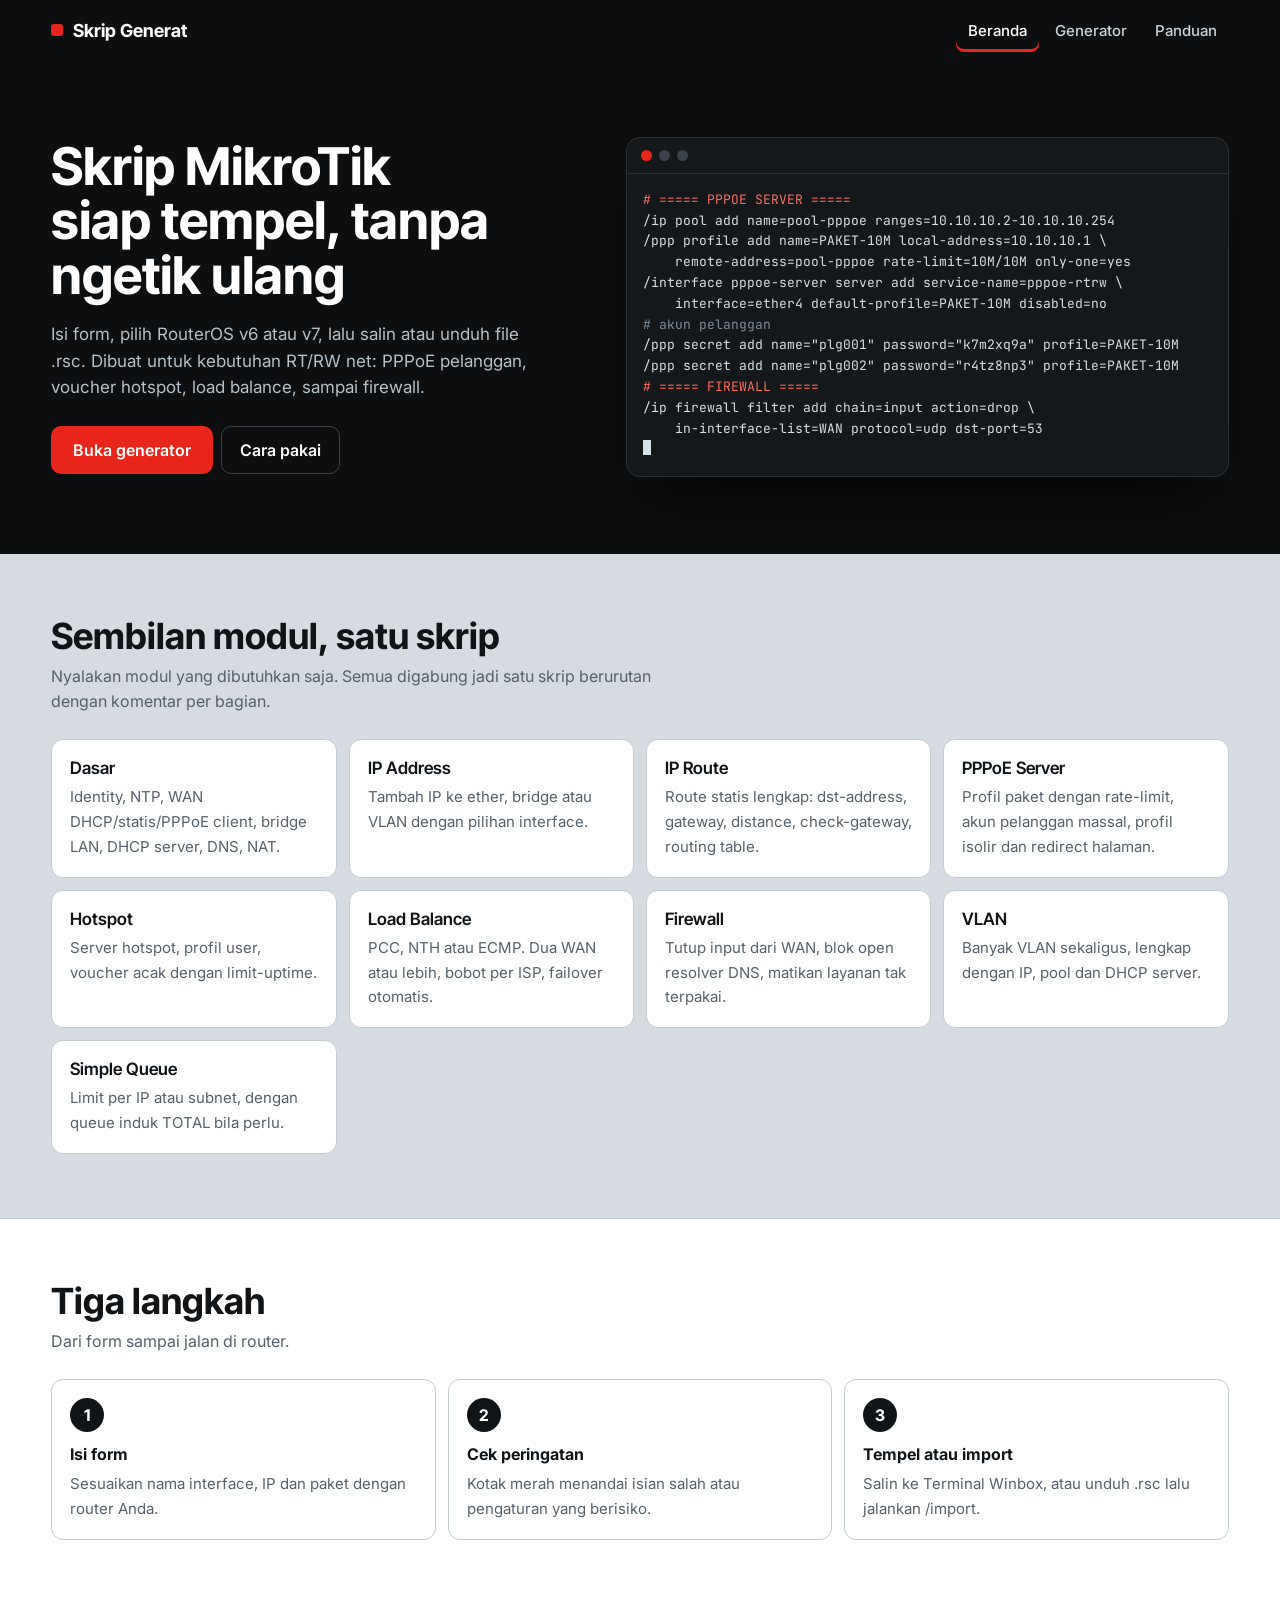
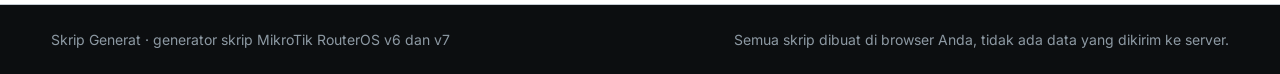
<file: index.html>
<!DOCTYPE html>
<html lang="id">
<head>
<meta charset="utf-8">
<meta name="viewport" content="width=device-width,initial-scale=1">
<title>Skrip Generat — Generator MikroTik</title>
<meta name="description" content="Generator skrip MikroTik untuk RT/RW net: PPPoE, hotspot voucher, load balance PCC, firewall, VLAN.">
<link rel="icon" href="data:image/svg+xml,%3Csvg xmlns='http://www.w3.org/2000/svg' viewBox='0 0 16 16'%3E%3Crect width='16' height='16' rx='3' fill='%23e8251a'/%3E%3C/svg%3E">
<link rel="preconnect" href="https://fonts.googleapis.com">
<link href="https://fonts.googleapis.com/css2?family=Inter+Tight:wght@600;700&family=Inter:wght@400;500;600&family=JetBrains+Mono:wght@400;500&display=swap" rel="stylesheet">
<link rel="stylesheet" href="assets/base.css?v=13">
<link rel="stylesheet" href="assets/site.css?v=13">
</head>
<body>
<header class="nav"><div class="in"><a class="brand" href="index.html"><i></i>Skrip Generat</a><nav class="links"><a href="index.html" aria-current="page">Beranda</a><a href="generator.html">Generator</a><a href="panduan.html">Panduan</a></nav></div></header>
<section class="hero"><div class="wrap">
  <div>
    <h1>Skrip MikroTik siap tempel, tanpa ngetik ulang</h1>
    <p>Isi form, pilih RouterOS v6 atau v7, lalu salin atau unduh file .rsc. Dibuat untuk kebutuhan RT/RW net: PPPoE pelanggan, voucher hotspot, load balance, sampai firewall.</p>
    <a class="cta" href="generator.html">Buka generator</a><a class="ghost" href="panduan.html">Cara pakai</a>
  </div>
  <div class="term" aria-hidden="true"><div class="bar"><i></i><i></i><i></i></div>
<pre><span class="k"># ===== PPPOE SERVER =====</span>
/ip pool add name=pool-pppoe ranges=10.10.10.2-10.10.10.254
/ppp profile add name=PAKET-10M local-address=10.10.10.1 \
    remote-address=pool-pppoe rate-limit=10M/10M only-one=yes
/interface pppoe-server server add service-name=pppoe-rtrw \
    interface=ether4 default-profile=PAKET-10M disabled=no
<span class="c"># akun pelanggan</span>
/ppp secret add name="plg001" password="k7m2xq9a" profile=PAKET-10M
/ppp secret add name="plg002" password="r4tz8np3" profile=PAKET-10M
<span class="k"># ===== FIREWALL =====</span>
/ip firewall filter add chain=input action=drop \
    in-interface-list=WAN protocol=udp dst-port=53
<span class="cur"></span></pre></div>
</div></section>
<section class="sec"><div class="wrap">
  <h2>Sembilan modul, satu skrip</h2>
  <p class="lead">Nyalakan modul yang dibutuhkan saja. Semua digabung jadi satu skrip berurutan dengan komentar per bagian.</p>
  <div class="mods">
    <div class="mod"><b>Dasar</b><span>Identity, NTP, WAN DHCP/statis/PPPoE client, bridge LAN, DHCP server, DNS, NAT.</span></div>
    <div class="mod"><b>IP Address</b><span>Tambah IP ke ether, bridge atau VLAN dengan pilihan interface.</span></div>
    <div class="mod"><b>IP Route</b><span>Route statis lengkap: dst-address, gateway, distance, check-gateway, routing table.</span></div>
    <div class="mod"><b>PPPoE Server</b><span>Profil paket dengan rate-limit, akun pelanggan massal, profil isolir dan redirect halaman.</span></div>
    <div class="mod"><b>Hotspot</b><span>Server hotspot, profil user, voucher acak dengan limit-uptime.</span></div>
    <div class="mod"><b>Load Balance</b><span>PCC, NTH atau ECMP. Dua WAN atau lebih, bobot per ISP, failover otomatis.</span></div>
    <div class="mod"><b>Firewall</b><span>Tutup input dari WAN, blok open resolver DNS, matikan layanan tak terpakai.</span></div>
    <div class="mod"><b>VLAN</b><span>Banyak VLAN sekaligus, lengkap dengan IP, pool dan DHCP server.</span></div>
    <div class="mod"><b>Simple Queue</b><span>Limit per IP atau subnet, dengan queue induk TOTAL bila perlu.</span></div>
  </div>
</div></section>
<section class="sec alt"><div class="wrap">
  <h2>Tiga langkah</h2>
  <p class="lead">Dari form sampai jalan di router.</p>
  <div class="steps">
    <div class="step"><b>Isi form</b><span>Sesuaikan nama interface, IP dan paket dengan router Anda.</span></div>
    <div class="step"><b>Cek peringatan</b><span>Kotak merah menandai isian salah atau pengaturan yang berisiko.</span></div>
    <div class="step"><b>Tempel atau import</b><span>Salin ke Terminal Winbox, atau unduh .rsc lalu jalankan /import.</span></div>
  </div>
</div></section>
<footer class="foot"><div class="in"><span>Skrip Generat · generator skrip MikroTik RouterOS v6 dan v7</span><span>Semua skrip dibuat di browser Anda, tidak ada data yang dikirim ke server.</span></div></footer>
</body>
</html>
</file>
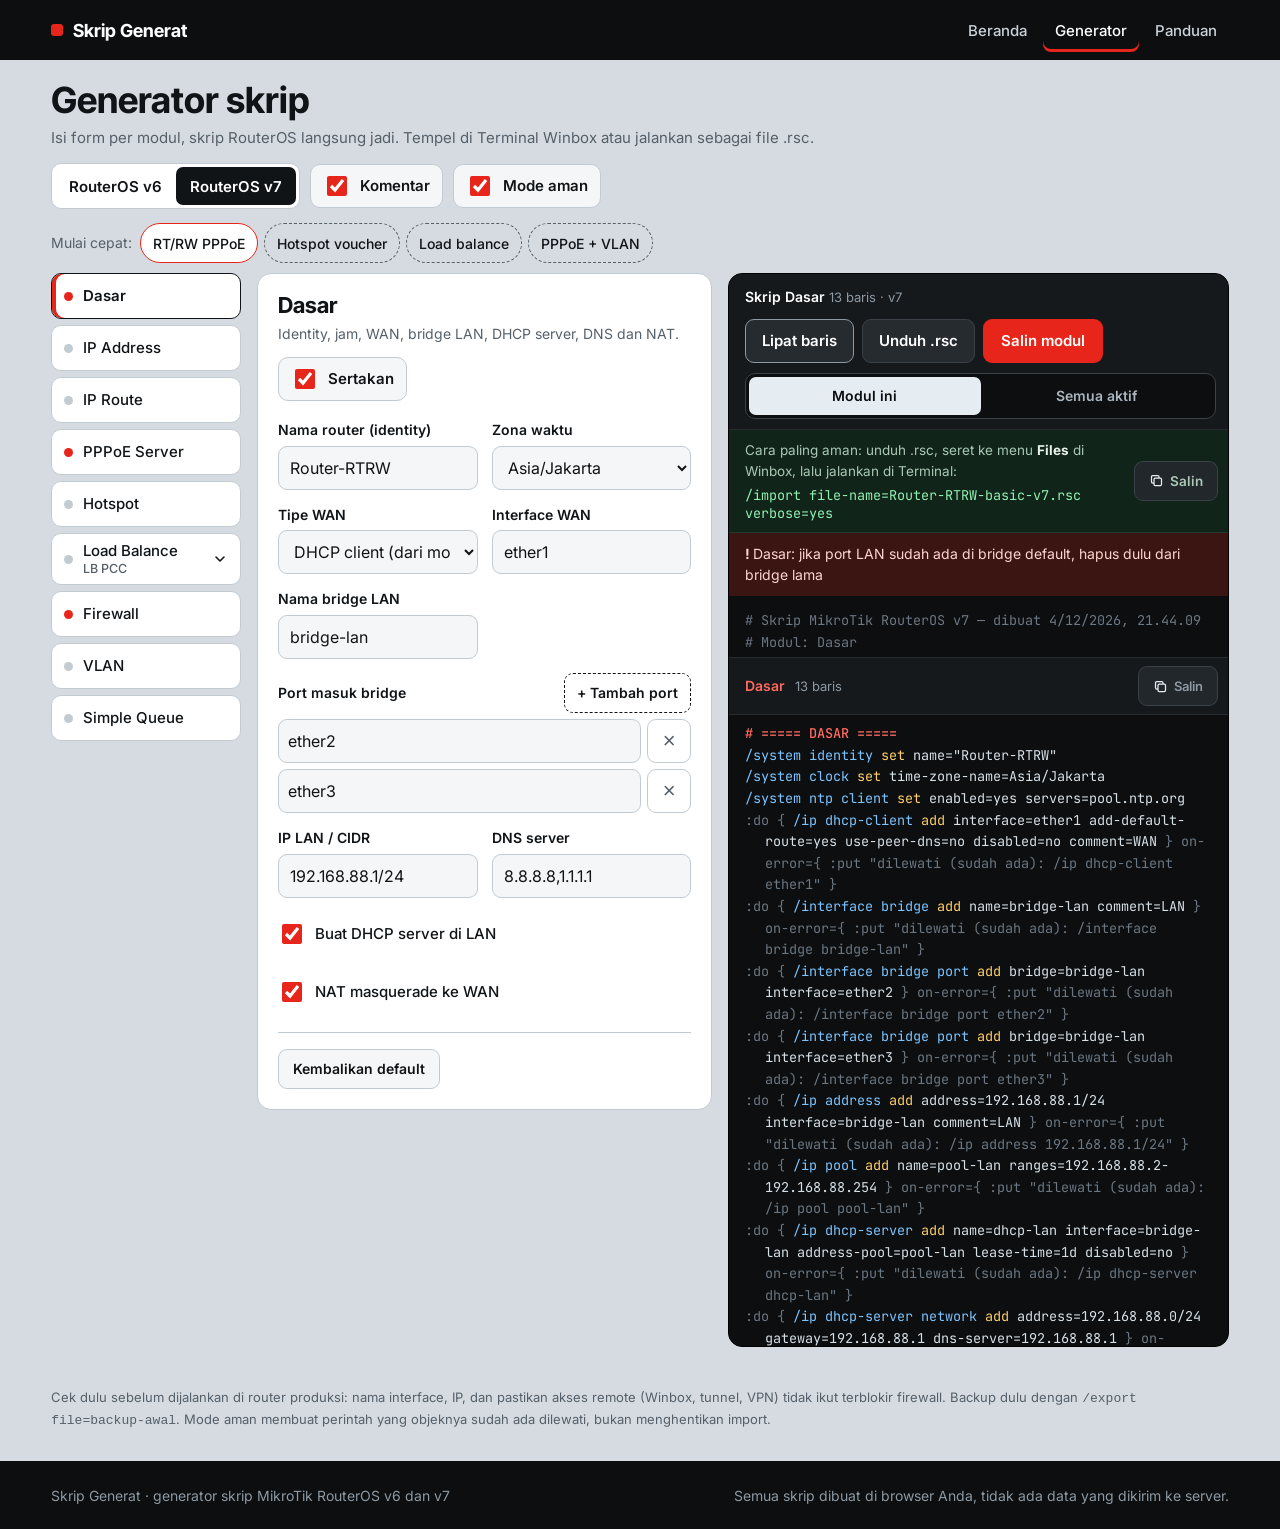
<file: generator.html>
<!DOCTYPE html>
<html lang="id">
<head>
<meta charset="utf-8">
<meta name="viewport" content="width=device-width,initial-scale=1">
<title>Generator Skrip MikroTik</title>
<meta name="description" content="Buat skrip RouterOS untuk PPPoE, hotspot, load balance, firewall, VLAN dan queue.">
<link rel="icon" href="data:image/svg+xml,%3Csvg xmlns='http://www.w3.org/2000/svg' viewBox='0 0 16 16'%3E%3Crect width='16' height='16' rx='3' fill='%23e8251a'/%3E%3C/svg%3E">
<link rel="preconnect" href="https://fonts.googleapis.com">
<link href="https://fonts.googleapis.com/css2?family=Inter+Tight:wght@600;700&family=Inter:wght@400;500;600&family=JetBrains+Mono:wght@400;500&display=swap" rel="stylesheet">
<link rel="stylesheet" href="assets/base.css?v=13">
<link rel="stylesheet" href="assets/site.css?v=13">
</head>
<body>
<header class="nav"><div class="in"><a class="brand" href="index.html"><i></i>Skrip Generat</a><nav class="links"><a href="index.html">Beranda</a><a href="generator.html" aria-current="page">Generator</a><a href="panduan.html">Panduan</a></nav></div></header>

<header class="top">
  <div><h1>Generator skrip</h1><p>Isi form per modul, skrip RouterOS langsung jadi. Tempel di Terminal Winbox atau jalankan sebagai file .rsc.</p></div>
  <div class="glob">
    <div class="seg" role="group" aria-label="Versi RouterOS"><button data-ros="6">RouterOS v6</button><button data-ros="7">RouterOS v7</button></div>
    <label class="chk sw"><input type="checkbox" id="cmt"> Komentar</label>
    <label class="chk sw" title="Perintah add dibungkus :do on-error supaya /import tidak berhenti jika objek sudah ada"><input type="checkbox" id="safe"> Mode aman</label>
  </div>
</header>
<div class="presets" id="presets"><span>Mulai cepat:</span><button data-p="pppoe">RT/RW PPPoE</button><button data-p="hotspot">Hotspot voucher</button><button data-p="lb">Load balance</button><button data-p="vlan">PPPoE + VLAN</button></div>
<main>
  <button class="mbar" id="menuBtn" aria-expanded="false" aria-controls="drawer"><svg width="22" height="22" viewBox="0 0 24 24" aria-hidden="true"><path d="M3 6h18M3 12h18M3 18h18" stroke="currentColor" stroke-width="2.2" stroke-linecap="round"/></svg><span>Modul</span><b id="curMod"></b><small id="onCount"></small></button>
  <aside class="drawer" id="drawer" aria-label="Daftar modul">
    <div class="dhead"><b>Pilih modul</b><button class="x" id="closeBtn" aria-label="Tutup menu">&times;</button></div>
    <nav class="tabs" id="tabs" role="tablist" aria-orientation="vertical" aria-label="Modul"></nav>
  </aside>
  <div class="scrim" id="scrim" hidden></div>
  <section class="card" id="form"></section>
  <section class="out" id="hasil" aria-label="Hasil skrip">
    <div class="obar"><div><b id="otitle">Skrip</b> <span id="meta"></span></div><div class="vseg" id="vseg" role="group" aria-label="Tampilan skrip"><button data-v="mod">Modul ini</button><button data-v="all">Semua aktif</button></div><div class="acts"><button class="btn2" id="wrap" aria-pressed="true">Lipat baris</button><button class="btn2" id="dl">Unduh .rsc</button><button class="copy" id="copy">Salin semua</button></div></div>
    <div class="imp"><div><span>Cara paling aman: unduh .rsc, seret ke menu <b>Files</b> di Winbox, lalu jalankan di Terminal:</span><code id="impcmd"></code></div><button class="cp" id="impcp" aria-label="Salin perintah import"><svg width="15" height="15" viewBox="0 0 24 24" aria-hidden="true"><rect x="8" y="8" width="12" height="12" rx="2" fill="none" stroke="currentColor" stroke-width="2"/><path d="M16 8V6a2 2 0 0 0-2-2H6a2 2 0 0 0-2 2v8a2 2 0 0 0 2 2h2" fill="none" stroke="currentColor" stroke-width="2"/></svg><span>Salin</span></button></div>
    <ul class="warn" id="warn"></ul>
    <div class="code" id="pre"></div>
  </section>
</main>
<a class="fab" id="fab" href="#hasil" hidden>Lihat skrip&nbsp;·&nbsp;<span id="fabn"></span></a>
<p class="note">Cek dulu sebelum dijalankan di router produksi: nama interface, IP, dan pastikan akses remote (Winbox, tunnel, VPN) tidak ikut terblokir firewall. Backup dulu dengan <code>/export file=backup-awal</code>. Mode aman membuat perintah yang objeknya sudah ada dilewati, bukan menghentikan import.</p>
<footer class="foot"><div class="in"><span>Skrip Generat · generator skrip MikroTik RouterOS v6 dan v7</span><span>Semua skrip dibuat di browser Anda, tidak ada data yang dikirim ke server.</span></div></footer>
<script src="assets/app.js?v=13"></script>
</body>
</html>
</file>
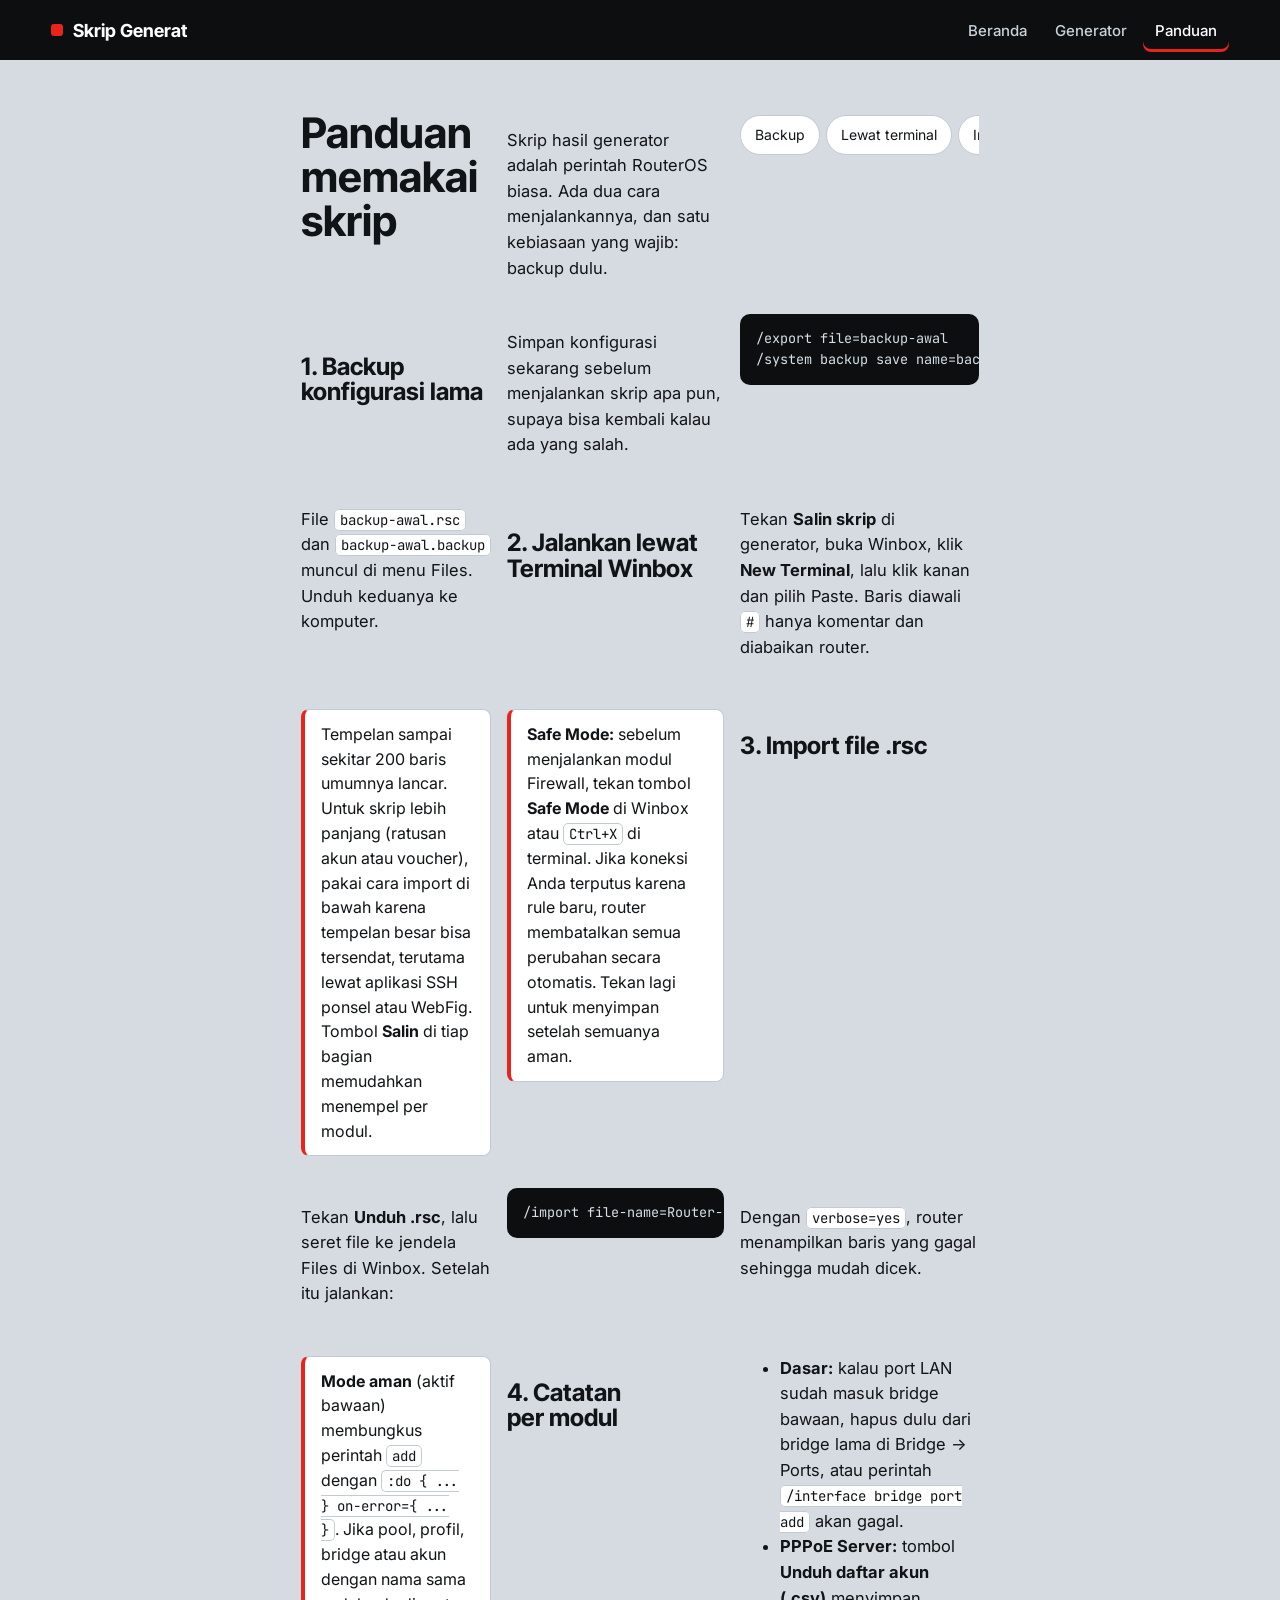
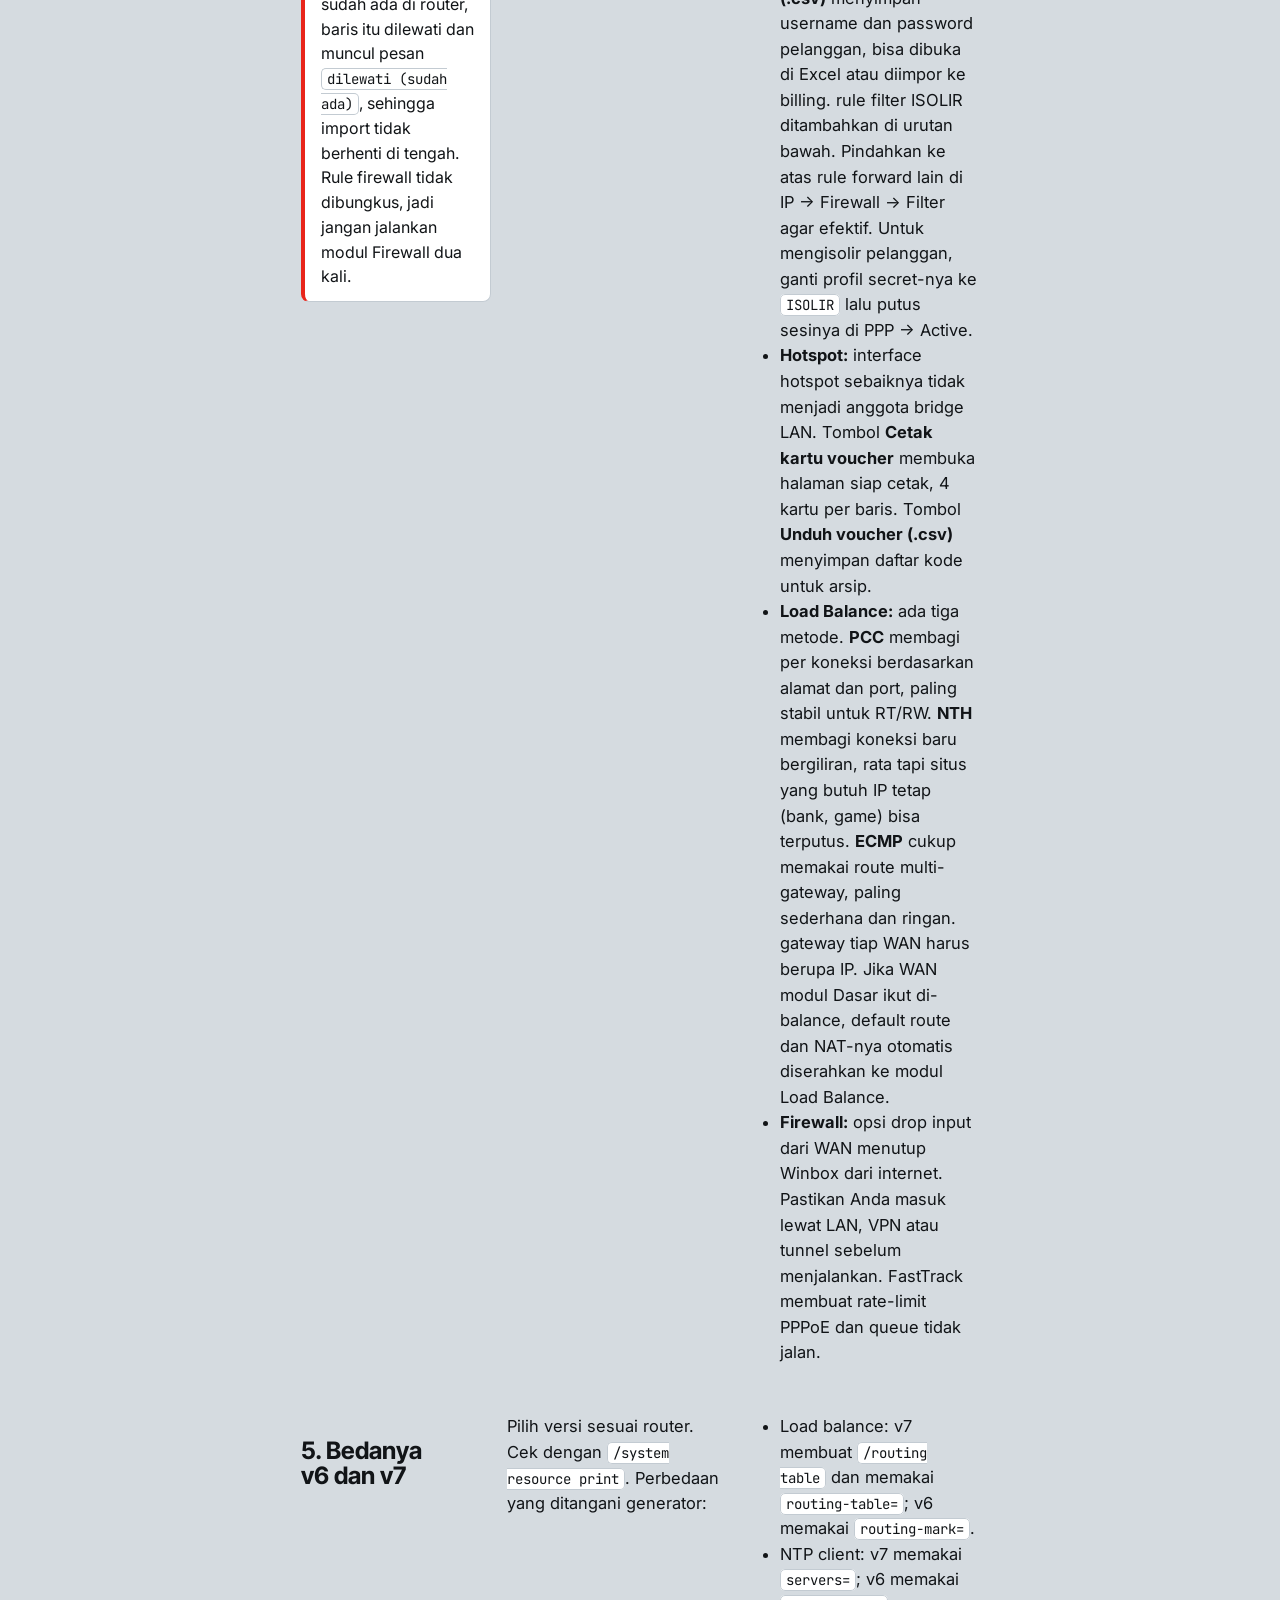
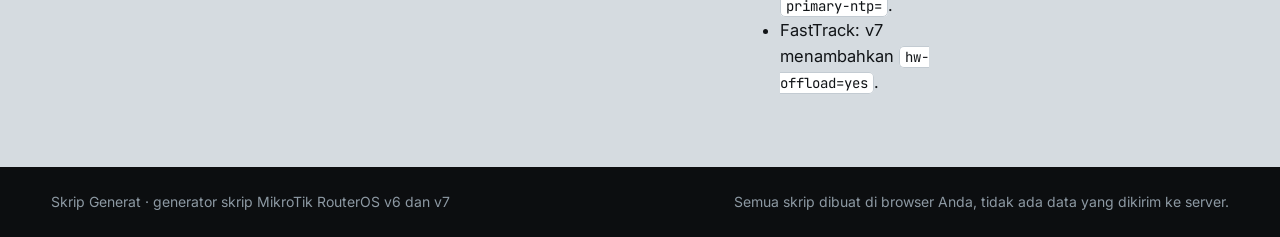
<file: panduan.html>
<!DOCTYPE html>
<html lang="id">
<head>
<meta charset="utf-8">
<meta name="viewport" content="width=device-width,initial-scale=1">
<title>Panduan — Skrip Generat</title>
<meta name="description" content="Cara menjalankan skrip MikroTik hasil generator: terminal, import .rsc, dan catatan per modul.">
<link rel="icon" href="data:image/svg+xml,%3Csvg xmlns='http://www.w3.org/2000/svg' viewBox='0 0 16 16'%3E%3Crect width='16' height='16' rx='3' fill='%23e8251a'/%3E%3C/svg%3E">
<link rel="preconnect" href="https://fonts.googleapis.com">
<link href="https://fonts.googleapis.com/css2?family=Inter+Tight:wght@600;700&family=Inter:wght@400;500;600&family=JetBrains+Mono:wght@400;500&display=swap" rel="stylesheet">
<link rel="stylesheet" href="assets/base.css?v=13">
<link rel="stylesheet" href="assets/site.css?v=13">
</head>
<body>
<header class="nav"><div class="in"><a class="brand" href="index.html"><i></i>Skrip Generat</a><nav class="links"><a href="index.html">Beranda</a><a href="generator.html">Generator</a><a href="panduan.html" aria-current="page">Panduan</a></nav></div></header>
<main class="doc">
<h1>Panduan memakai skrip</h1>
<p>Skrip hasil generator adalah perintah RouterOS biasa. Ada dua cara menjalankannya, dan satu kebiasaan yang wajib: backup dulu.</p>
<nav class="toc" aria-label="Isi panduan"><a href="#backup">Backup</a><a href="#terminal">Lewat terminal</a><a href="#import">Import .rsc</a><a href="#modul">Catatan modul</a><a href="#versi">v6 dan v7</a></nav>

<h2 id="backup">1. Backup konfigurasi lama</h2>
<p>Simpan konfigurasi sekarang sebelum menjalankan skrip apa pun, supaya bisa kembali kalau ada yang salah.</p>
<pre><code>/export file=backup-awal
/system backup save name=backup-awal</code></pre>
<p>File <code>backup-awal.rsc</code> dan <code>backup-awal.backup</code> muncul di menu Files. Unduh keduanya ke komputer.</p>

<h2 id="terminal">2. Jalankan lewat Terminal Winbox</h2>
<p>Tekan <b>Salin skrip</b> di generator, buka Winbox, klik <b>New Terminal</b>, lalu klik kanan dan pilih Paste. Baris diawali <code>#</code> hanya komentar dan diabaikan router.</p>
<div class="box">Tempelan sampai sekitar 200 baris umumnya lancar. Untuk skrip lebih panjang (ratusan akun atau voucher), pakai cara import di bawah karena tempelan besar bisa tersendat, terutama lewat aplikasi SSH ponsel atau WebFig. Tombol <b>Salin</b> di tiap bagian memudahkan menempel per modul.</div>
<div class="box"><b>Safe Mode:</b> sebelum menjalankan modul Firewall, tekan tombol <b>Safe Mode</b> di Winbox atau <code>Ctrl+X</code> di terminal. Jika koneksi Anda terputus karena rule baru, router membatalkan semua perubahan secara otomatis. Tekan lagi untuk menyimpan setelah semuanya aman.</div>

<h2 id="import">3. Import file .rsc</h2>
<p>Tekan <b>Unduh .rsc</b>, lalu seret file ke jendela Files di Winbox. Setelah itu jalankan:</p>
<pre><code>/import file-name=Router-RTRW-v7.rsc verbose=yes</code></pre>
<p>Dengan <code>verbose=yes</code>, router menampilkan baris yang gagal sehingga mudah dicek.</p>
<div class="box"><b>Mode aman</b> (aktif bawaan) membungkus perintah <code>add</code> dengan <code>:do { ... } on-error={ ... }</code>. Jika pool, profil, bridge atau akun dengan nama sama sudah ada di router, baris itu dilewati dan muncul pesan <code>dilewati (sudah ada)</code>, sehingga import tidak berhenti di tengah. Rule firewall tidak dibungkus, jadi jangan jalankan modul Firewall dua kali.</div>

<h2 id="modul">4. Catatan per modul</h2>
<ul>
<li><b>Dasar:</b> kalau port LAN sudah masuk bridge bawaan, hapus dulu dari bridge lama di Bridge → Ports, atau perintah <code>/interface bridge port add</code> akan gagal.</li>
<li><b>PPPoE Server:</b> tombol <b>Unduh daftar akun (.csv)</b> menyimpan username dan password pelanggan, bisa dibuka di Excel atau diimpor ke billing. rule filter ISOLIR ditambahkan di urutan bawah. Pindahkan ke atas rule forward lain di IP → Firewall → Filter agar efektif. Untuk mengisolir pelanggan, ganti profil secret-nya ke <code>ISOLIR</code> lalu putus sesinya di PPP → Active.</li>
<li><b>Hotspot:</b> interface hotspot sebaiknya tidak menjadi anggota bridge LAN. Tombol <b>Cetak kartu voucher</b> membuka halaman siap cetak, 4 kartu per baris. Tombol <b>Unduh voucher (.csv)</b> menyimpan daftar kode untuk arsip.</li>
<li><b>Load Balance:</b> ada tiga metode. <b>PCC</b> membagi per koneksi berdasarkan alamat dan port, paling stabil untuk RT/RW. <b>NTH</b> membagi koneksi baru bergiliran, rata tapi situs yang butuh IP tetap (bank, game) bisa terputus. <b>ECMP</b> cukup memakai route multi-gateway, paling sederhana dan ringan.  gateway tiap WAN harus berupa IP. Jika WAN modul Dasar ikut di-balance, default route dan NAT-nya otomatis diserahkan ke modul Load Balance.</li>
<li><b>Firewall:</b> opsi drop input dari WAN menutup Winbox dari internet. Pastikan Anda masuk lewat LAN, VPN atau tunnel sebelum menjalankan. FastTrack membuat rate-limit PPPoE dan queue tidak jalan.</li>
</ul>

<h2 id="versi">5. Bedanya v6 dan v7</h2>
<p>Pilih versi sesuai router. Cek dengan <code>/system resource print</code>. Perbedaan yang ditangani generator:</p>
<ul>
<li>Load balance: v7 membuat <code>/routing table</code> dan memakai <code>routing-table=</code>; v6 memakai <code>routing-mark=</code>.</li>
<li>NTP client: v7 memakai <code>servers=</code>; v6 memakai <code>primary-ntp=</code>.</li>
<li>FastTrack: v7 menambahkan <code>hw-offload=yes</code>.</li>
</ul>
</main>
<footer class="foot"><div class="in"><span>Skrip Generat · generator skrip MikroTik RouterOS v6 dan v7</span><span>Semua skrip dibuat di browser Anda, tidak ada data yang dikirim ke server.</span></div></footer>
</body>
</html>
</file>
<file: assets/base.css>
/* VOICE: alat kerja teknisi, tegas dan rapi
   IDEA: panel kontrol router — modul di kiri, terminal skrip di kanan
   PICTURE: terminal gelap berisi skrip RouterOS yang hidup mengikuti form
   COLOUR and TYPE: panel baja, hitam, putih, merah alarm; Inter Tight + Inter + JetBrains Mono
   LAYOUT: tab modul berjajar, form | terminal sticky; ponsel: tab, form, terminal */
:root{color-scheme:light dark;--bg:light-dark(#d5dbe0,#16191c);--panel:light-dark(#fff,#1f2327);--ink:light-dark(#111417,#eef1f3);--mut:light-dark(#56606a,#9aa5ae);--line:light-dark(#c3cbd2,#2f353b);--red:#e8251a;--term:#0c0e10;--tink:#d6e0e7;--field:light-dark(#f4f6f8,#171a1d)}
:root[data-theme=light]{color-scheme:light}:root[data-theme=dark]{color-scheme:dark}
*{box-sizing:border-box;min-width:0}
body{margin:0;background:var(--bg);color:var(--ink);font:16px/1.55 Inter,system-ui,sans-serif;overflow-x:clip}
h1,h2{font-family:"Inter Tight",Inter,sans-serif;line-height:1.05;margin:0;text-wrap:balance}
h1{font-size:clamp(26px,4vw,36px)}h2{font-size:22px}
.top{padding:22px max(4vw,16px) 14px;display:flex;flex-wrap:wrap;gap:14px 28px;align-items:end;justify-content:space-between;max-width:1400px;margin:auto}
.top p{margin:6px 0 0;color:var(--mut);font-size:15px}
.glob{display:flex;flex-wrap:wrap;gap:10px;align-items:center}
.seg{display:inline-flex;background:var(--panel);border:1px solid var(--line);border-radius:10px;padding:3px}
.seg button{border:0;background:none;color:var(--ink);font:600 15px Inter;padding:0 14px;min-height:38px;border-radius:7px;cursor:pointer}
.seg button[aria-pressed=true]{background:var(--ink);color:var(--panel)}
.drawer{position:sticky;top:12px}.dhead,.mbar,.scrim{display:none}
.tabs{display:flex;flex-direction:column;gap:6px}
.tabs button{display:flex;gap:10px;align-items:center;width:100%;text-align:left;border:1px solid var(--line);background:var(--panel);color:var(--ink);font:500 15px/1.25 Inter;padding:8px 12px;min-height:46px;border-radius:10px;cursor:pointer}
.tabs button:hover{border-color:var(--mut)}
.tabs button[aria-selected=true]{border-color:var(--ink);box-shadow:inset 4px 0 0 var(--red);font-weight:600}
.dot{flex:none;width:9px;height:9px;border-radius:50%;background:var(--line)}.dot.on{background:var(--red)}
main{display:grid;grid-template-columns:190px minmax(0,1fr) minmax(0,1.1fr);gap:16px;padding:0 max(4vw,16px) 40px;max-width:1400px;margin:auto;align-items:start}
.card{background:var(--panel);border:1px solid var(--line);border-radius:14px;padding:20px}
.mhead{display:flex;gap:12px;justify-content:space-between;align-items:start;flex-wrap:wrap}
.mhead p{margin:6px 0 0;color:var(--mut);font-size:14px;max-width:60ch}
.grid{display:grid;grid-template-columns:repeat(2,minmax(0,1fr));gap:14px;margin-top:18px}
.f{display:flex;flex-direction:column;gap:5px}.f.w{grid-column:1/-1}
label,.lab{font-size:14px;font-weight:600}
.hint{font-size:13px;color:var(--mut)}
input[type=text],input[type=number],select,textarea{font:16px Inter;color:var(--ink);background:var(--field);border:1px solid var(--line);border-radius:9px;padding:9px 11px;min-height:44px;width:100%}
textarea{font:14px/1.5 "JetBrains Mono",monospace;min-height:96px;resize:vertical}
input:focus-visible,select:focus-visible,textarea:focus-visible,button:focus-visible{outline:2px solid var(--red);outline-offset:2px}
.chk{display:flex;gap:10px;align-items:center;min-height:44px;cursor:pointer;font-size:15px;font-weight:500}
.chk input{width:20px;height:20px;accent-color:var(--red)}
.sw{font-weight:600;border:1px solid var(--line);border-radius:10px;padding:0 12px;background:var(--field)}
.btn{border:1px solid var(--line);background:var(--field);color:var(--ink);font:600 14px Inter;min-height:40px;padding:0 14px;border-radius:9px;cursor:pointer}
.out{position:sticky;top:12px;background:var(--term);color:var(--tink);border-radius:14px;overflow:hidden;border:1px solid #000}
.obar{display:flex;gap:10px;align-items:center;justify-content:space-between;padding:10px 12px 10px 16px;background:#16191c;border-bottom:1px solid #262b30;flex-wrap:wrap}
.obar b{font:600 14px Inter;color:#fff}.obar span{font-size:13px;color:#8d99a3}
.copy{background:var(--red);color:#fff;border:0;font:600 15px Inter;min-height:44px;padding:0 18px;border-radius:9px;cursor:pointer}
pre{margin:0;padding:16px;font:13.5px/1.6 "JetBrains Mono",monospace;max-height:calc(100vh - 150px);overflow:auto;white-space:pre}
pre .c{color:#6b7782}pre .h{color:#ff6a5f;font-weight:500}pre .p{color:#7cc4ff}pre .v{color:#ffcf6b}
.warn{margin:0;padding:10px 16px;background:#3a1512;color:#ffd5d1;font-size:14px;list-style:none}
.warn:empty{display:none}.warn li::before{content:"! ";font-weight:700}
.presets{display:flex;gap:6px;align-items:center;overflow-x:auto;padding:0 max(4vw,16px) 10px;max-width:1400px;margin:auto}
.presets span{flex:none;font-size:14px;color:var(--mut);margin-right:2px}
.presets button{flex:none;border:1px dashed var(--mut);background:none;color:var(--ink);font:500 14px Inter;min-height:40px;padding:0 12px;border-radius:999px;cursor:pointer}
.presets button[aria-pressed=true]{border-style:solid;border-color:var(--red);background:var(--panel)}
.tools{display:flex;flex-wrap:wrap;gap:8px;margin-top:18px;padding-top:16px;border-top:1px solid var(--line)}
.fab{display:none}
@media(max-width:900px){.fab:not([hidden]){display:flex;position:fixed;right:16px;bottom:calc(16px + env(safe-area-inset-bottom));z-index:5;align-items:center;min-height:48px;padding:0 18px;border-radius:999px;background:var(--red);color:#fff;font:600 15px Inter;text-decoration:none;box-shadow:0 10px 24px -8px #000a}.out{scroll-margin-top:8px}}
.note{font-size:13px;color:var(--mut);padding:0 max(4vw,16px) 30px;max-width:1400px;margin:auto}
@media(max-width:1100px){main{grid-template-columns:170px minmax(0,1fr)}.out{grid-column:1/-1;position:static}pre{max-height:70vh}}
@media(max-width:900px){
main{grid-template-columns:minmax(0,1fr);gap:12px}
.mbar{display:flex;align-items:center;gap:10px;position:sticky;top:8px;z-index:6;width:100%;min-height:52px;padding:0 14px;border:1px solid var(--ink);border-radius:12px;background:var(--ink);color:var(--panel);font:500 15px Inter;cursor:pointer;text-align:left;box-shadow:0 8px 20px -12px #000a}
.mbar span{opacity:.7}.mbar b{font-weight:700;flex:1}.mbar small{font-size:13px;opacity:.75;white-space:nowrap}
.drawer{position:fixed;inset:0 auto 0 0;z-index:30;width:min(290px,84vw);background:var(--bg);padding:14px 12px calc(14px + env(safe-area-inset-bottom));overflow-y:auto;transform:translateX(-105%);transition:transform .25s ease;box-shadow:12px 0 32px -12px #000a;visibility:hidden}
.drawer.open{transform:none;visibility:visible}
.dhead{display:flex;align-items:center;justify-content:space-between;margin:0 2px 12px;font:700 18px "Inter Tight",Inter}
.x{width:44px;height:44px;border:1px solid var(--line);border-radius:10px;background:var(--panel);color:var(--ink);font-size:26px;line-height:1;cursor:pointer}
.tabs button{min-height:50px;font-size:16px}
.scrim:not([hidden]){display:block;position:fixed;inset:0;z-index:25;background:#0008}
}
@media(max-width:600px){main{padding-inline:12px}.presets{padding-inline:12px}}
@media(prefers-reduced-motion:reduce){.drawer{transition:none}}
@media(max-width:600px){.grid{grid-template-columns:minmax(0,1fr)}.card{padding:16px}}
@media(max-width:600px){.top{padding-top:16px}.top p{display:none}.glob .sw{padding:0 10px;font-size:14px}}
#form{scroll-margin-top:72px}
.code{max-height:calc(100vh - 150px);overflow:auto}
.code pre{max-height:none;overflow:visible;padding:8px 16px 16px}
.code pre.info{padding-top:14px;padding-bottom:4px}
.ln{display:block;min-height:1.6em}
.code.wrap pre{white-space:pre-wrap}.code.wrap .ln{padding-left:2.5ch;text-indent:-2.5ch;overflow-wrap:anywhere}
.code:not(.wrap) .blk pre{overflow-x:auto}
.sh{position:sticky;top:0;z-index:1;display:flex;justify-content:space-between;align-items:center;gap:10px;padding:8px 10px 8px 16px;background:#16191c;border-block:1px solid #262b30}
.sh div{display:flex;gap:10px;align-items:baseline;flex-wrap:wrap}
.sh b{color:#ff6a5f;font:600 14px Inter}.sh span{color:#8d99a3;font-size:13px}
.cp{flex:none;display:inline-flex;gap:6px;align-items:center;min-height:40px;padding:0 14px;border-radius:9px;border:1px solid #3a4148;background:#22272c;color:#e6edf2;font:600 14px Inter;cursor:pointer}
.cp:hover{border-color:#5a646d}.cp.ok{background:#1d6b38;border-color:#2e9a55}
#wrap[aria-pressed=true]{border-color:#8d99a3}
@media(max-width:1100px){.code{max-height:75vh}}
.out{overflow:clip}
@media(max-width:900px){.code{max-height:none;overflow:visible}.sh{top:68px}.code:not(.wrap) .blk pre{overflow-x:auto}}
@media(max-width:600px){.obar .acts{width:100%;display:grid;grid-template-columns:1fr 1fr 1.25fr}.obar .acts button{padding:0 8px;font-size:14px}}
.imp{display:flex;gap:12px;align-items:center;justify-content:space-between;padding:10px 10px 10px 16px;background:#11241a;border-bottom:1px solid #1f3a2a}
.imp span{display:block;font-size:13.5px;color:#a9c9b5}.imp b{color:#e6f2ea}
.imp code{display:block;margin-top:4px;font:13.5px "JetBrains Mono",monospace;color:#8ff0b0;overflow-wrap:anywhere}
.tabs .tn{flex:1;display:flex;flex-direction:column}
.tabs .tn small{font-size:12.5px;font-weight:500;color:var(--mut)}
.chev{flex:none;transition:transform .2s}.tabs [aria-expanded=true] .chev{transform:rotate(180deg)}
.sub{display:flex;flex-direction:column;gap:5px;margin:-2px 0 4px 20px;padding-left:12px;border-left:2px solid var(--line)}
.sub[hidden]{display:none}
.sub button{text-align:left;border:1px solid var(--line);background:var(--field);color:var(--ink);font:500 15px Inter;min-height:44px;padding:0 12px;border-radius:9px;cursor:pointer}
.sub button[aria-pressed=true]{border-color:var(--red);background:var(--panel);font-weight:600;box-shadow:inset 3px 0 0 var(--red)}
.lh{display:flex;align-items:center;justify-content:space-between;gap:10px;flex-wrap:wrap}
.lab{font-size:14px;font-weight:600}
.addb{border:1px dashed var(--ink);background:none;color:var(--ink);font:600 14px Inter;min-height:40px;padding:0 12px;border-radius:9px;cursor:pointer}
.addb:hover{background:var(--field);border-style:solid}
.rhead,.rrow{display:grid;gap:6px;align-items:center}
.rhead span{font-size:12.5px;color:var(--mut);font-weight:500}
.rrow input,.lrow input{padding:9px 9px}
.lrow{display:grid;grid-template-columns:minmax(0,1fr) 44px;gap:6px}
.del{width:44px;height:44px;border:1px solid var(--line);background:var(--panel);color:var(--mut);font-size:22px;line-height:1;border-radius:9px;cursor:pointer}
.del:hover{color:var(--red);border-color:var(--red)}
.rf,.lf{gap:6px}
.vseg{display:inline-flex;background:#0c0e10;border:1px solid #3a4148;border-radius:10px;padding:3px;order:3;width:100%}
.vseg button{flex:1;border:0;background:none;color:#aab5be;font:600 14px Inter;min-height:38px;padding:0 12px;border-radius:7px;cursor:pointer}
.vseg button[aria-pressed=true]{background:#e6edf2;color:#0c0e10}
.obar{row-gap:10px}
.cf{gap:10px}
.card2{border:1px solid var(--line);border-radius:12px;padding:10px 12px 12px;background:var(--field)}
.ch{display:flex;align-items:center;justify-content:space-between;margin-bottom:6px}
.ch b{font:600 15px "Inter Tight",Inter}
.ch .del{width:40px;height:40px}
.cg{display:grid;grid-template-columns:repeat(2,minmax(0,1fr));gap:10px}
.cfld{display:flex;flex-direction:column;gap:4px}.cfld.w{grid-column:1/-1}
.cfld label{font-size:13px;font-weight:600;color:var(--mut)}
.cfld input,.cfld select{background:var(--panel);padding:9px 10px}
</file>
<file: assets/site.css>
/* Bagian bersama: navigasi, footer, halaman depan, panduan */
.nav{background:#0c0e10;color:#fff}
.nav .in{max-width:1400px;margin:auto;padding:0 max(4vw,16px);display:flex;align-items:center;justify-content:space-between;gap:12px;min-height:60px;flex-wrap:wrap;padding-block:8px}
.brand{display:flex;align-items:center;gap:10px;color:#fff;text-decoration:none;font:700 18px "Inter Tight",Inter,sans-serif}
.brand i{width:12px;height:12px;border-radius:3px;background:var(--red);display:block}
.links{display:flex;gap:4px;flex-wrap:wrap}
.links a{color:#c9d2d9;text-decoration:none;font:500 15px Inter;padding:0 12px;min-height:44px;display:flex;align-items:center;border-radius:8px}
.links a:hover{color:#fff;background:#1c2024}.links a[aria-current=page]{color:#fff;box-shadow:inset 0 -3px 0 var(--red)}
.acts{display:flex;gap:8px;flex-wrap:wrap}
.btn2{background:#262b30;color:#fff;border:1px solid #3a4148;font:600 15px Inter;min-height:44px;padding:0 16px;border-radius:9px;cursor:pointer}
.foot{background:#0c0e10;color:#8d99a3;font-size:14px}
.foot .in{max-width:1400px;margin:auto;padding:24px max(4vw,16px);display:flex;justify-content:space-between;gap:12px;flex-wrap:wrap}
.foot a{color:#c9d2d9}
.wrap{max-width:1240px;margin:auto}
/* halaman depan */
.hero{background:#0c0e10;color:#eef1f3;padding:clamp(36px,6vw,80px) max(4vw,16px) clamp(40px,6vw,88px)}
.hero .wrap{display:grid;grid-template-columns:minmax(0,1fr) minmax(0,1.15fr);gap:clamp(24px,4vw,56px);align-items:center}
.hero h1{font-size:clamp(34px,5vw,52px);color:#fff}
.hero p{color:#b5c0c8;font-size:17px;max-width:46ch;margin:18px 0 26px}
.cta{display:inline-flex;align-items:center;background:var(--red);color:#fff;text-decoration:none;font:600 16px Inter;min-height:48px;padding:0 22px;border-radius:10px}
.ghost{display:inline-flex;align-items:center;color:#fff;text-decoration:none;font:600 16px Inter;min-height:48px;padding:0 18px;border-radius:10px;border:1px solid #3a4148;margin-left:8px}
.term{background:#15181b;border:1px solid #2a3035;border-radius:14px;overflow:hidden;box-shadow:0 30px 60px -30px #000}
.term .bar{display:flex;gap:7px;padding:12px 14px;border-bottom:1px solid #2a3035}
.term .bar i{width:11px;height:11px;border-radius:50%;background:#3a4148}.term .bar i:first-child{background:var(--red)}
.term pre{max-height:none;font-size:13px;color:#d6e0e7}
.term .k{color:#ff6a5f}.term .c{color:#7f8c96}.term .cur{display:inline-block;width:8px;height:15px;background:#d6e0e7;vertical-align:-2px;animation:blink 1s steps(1) infinite}
@keyframes blink{50%{opacity:0}}
@media(prefers-reduced-motion:reduce){.term .cur{animation:none}}
.sec{padding:clamp(36px,5vw,72px) max(4vw,16px)}
.sec h2{font-size:clamp(26px,3.4vw,36px);margin-bottom:8px}
.lead{color:var(--mut);margin:0 0 26px;max-width:62ch}
.mods{display:grid;grid-template-columns:repeat(auto-fill,minmax(250px,1fr));gap:12px}
.mod{background:var(--panel);border:1px solid var(--line);border-radius:12px;padding:18px}
.mod b{font:600 17px "Inter Tight",Inter;display:block;margin-bottom:6px}
.mod span{color:var(--mut);font-size:15px}
.steps{display:grid;grid-template-columns:repeat(3,minmax(0,1fr));gap:12px;counter-reset:s}
.step{background:var(--panel);border:1px solid var(--line);border-radius:12px;padding:18px;counter-increment:s}
.step::before{content:counter(s);display:grid;place-items:center;width:34px;height:34px;border-radius:50%;background:var(--ink);color:var(--panel);font:700 16px "Inter Tight";margin-bottom:10px}
.step b{display:block;margin-bottom:4px}.step span{color:var(--mut);font-size:15px}
.alt{background:var(--panel);border-block:1px solid var(--line)}
/* panduan */
.doc{max-width:780px;margin:auto;padding:clamp(28px,4vw,56px) max(4vw,16px) 56px}
.doc h1{font-size:clamp(30px,4vw,42px);margin-bottom:10px}
.doc h2{font-size:24px;margin:40px 0 10px}
.doc p,.doc li{font-size:16.5px}
.doc pre{background:#0c0e10;color:#d6e0e7;border-radius:10px;padding:14px 16px;font:13.5px/1.6 "JetBrains Mono",monospace;max-height:none}
.doc code{font:14px "JetBrains Mono",monospace;background:var(--panel);border:1px solid var(--line);border-radius:5px;padding:1px 5px}
.doc pre code{background:none;border:0;padding:0;font:inherit}
.toc{display:flex;gap:6px;overflow-x:auto;padding:4px 0 8px}
.toc a{flex:none;color:var(--ink);background:var(--panel);border:1px solid var(--line);border-radius:999px;padding:0 14px;min-height:40px;display:flex;align-items:center;text-decoration:none;font-size:14px}
.box{background:var(--panel);border:1px solid var(--line);border-left:4px solid var(--red);border-radius:8px;padding:12px 16px;margin:16px 0}
@media(max-width:900px){.hero .wrap{grid-template-columns:minmax(0,1fr)}.steps{grid-template-columns:minmax(0,1fr)}}
@media(min-width:901px){.toc{position:sticky;top:0;background:var(--bg);z-index:2}}
</file>
